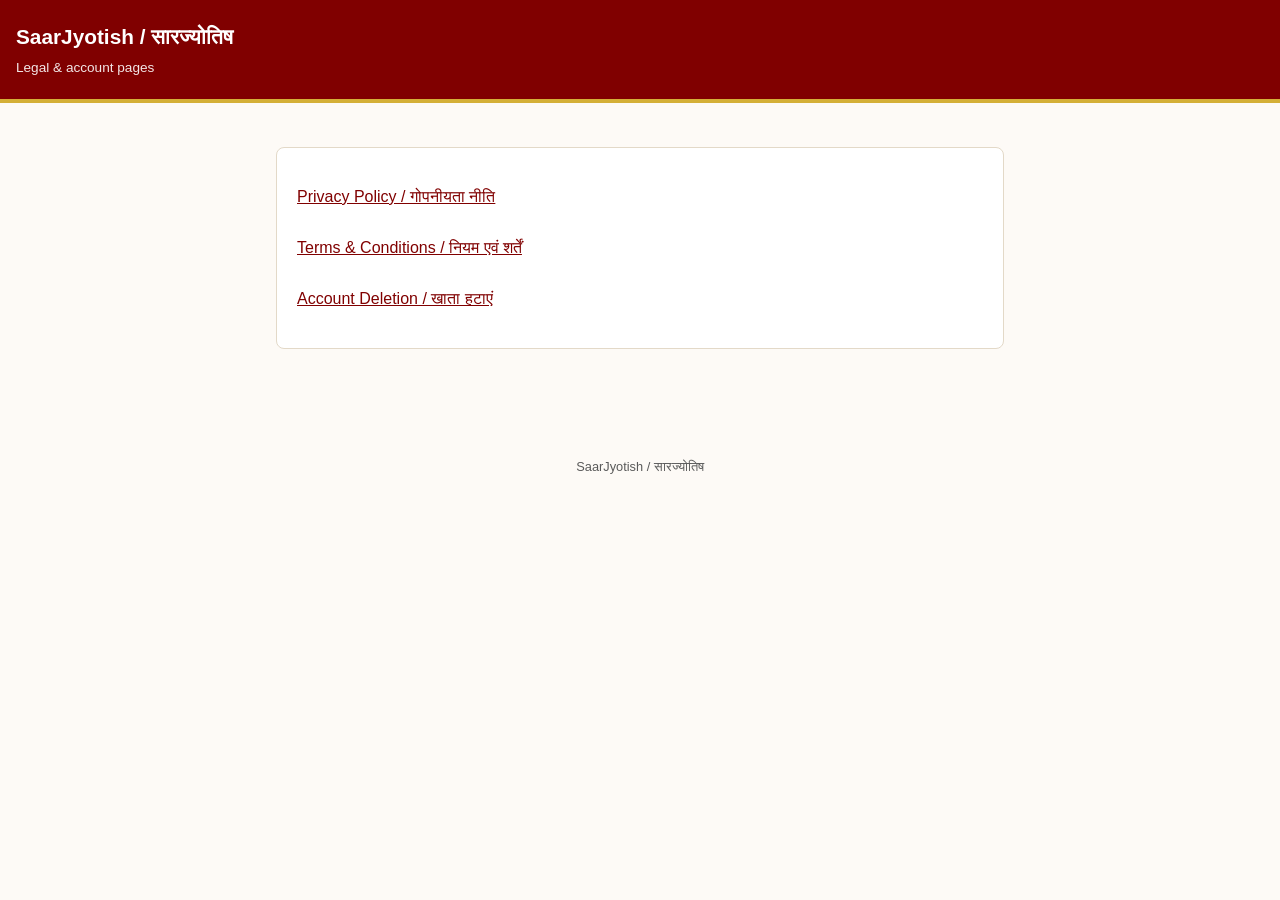
<file: index.html>
<!DOCTYPE html>
<html lang="hi">
<head>
<meta charset="UTF-8">
<meta name="viewport" content="width=device-width, initial-scale=1">
<title>SaarJyotish / सारज्योतिष — Legal &amp; Account</title>
<link rel="stylesheet" href="_shared.css">
</head>
<body>
<header class="page-header">
  <h1>SaarJyotish / सारज्योतिष</h1>
  <p>Legal &amp; account pages</p>
</header>
<main>
  <div class="card">
    <p>
      <a href="privacy-policy.html">Privacy Policy / गोपनीयता नीति</a><br><br>
      <a href="terms-and-conditions.html">Terms &amp; Conditions / नियम एवं शर्तें</a><br><br>
      <a href="account-deletion.html">Account Deletion / खाता हटाएं</a>
    </p>
  </div>
</main>
<footer>
  SaarJyotish / सारज्योतिष
</footer>
</body>
</html>
</file>
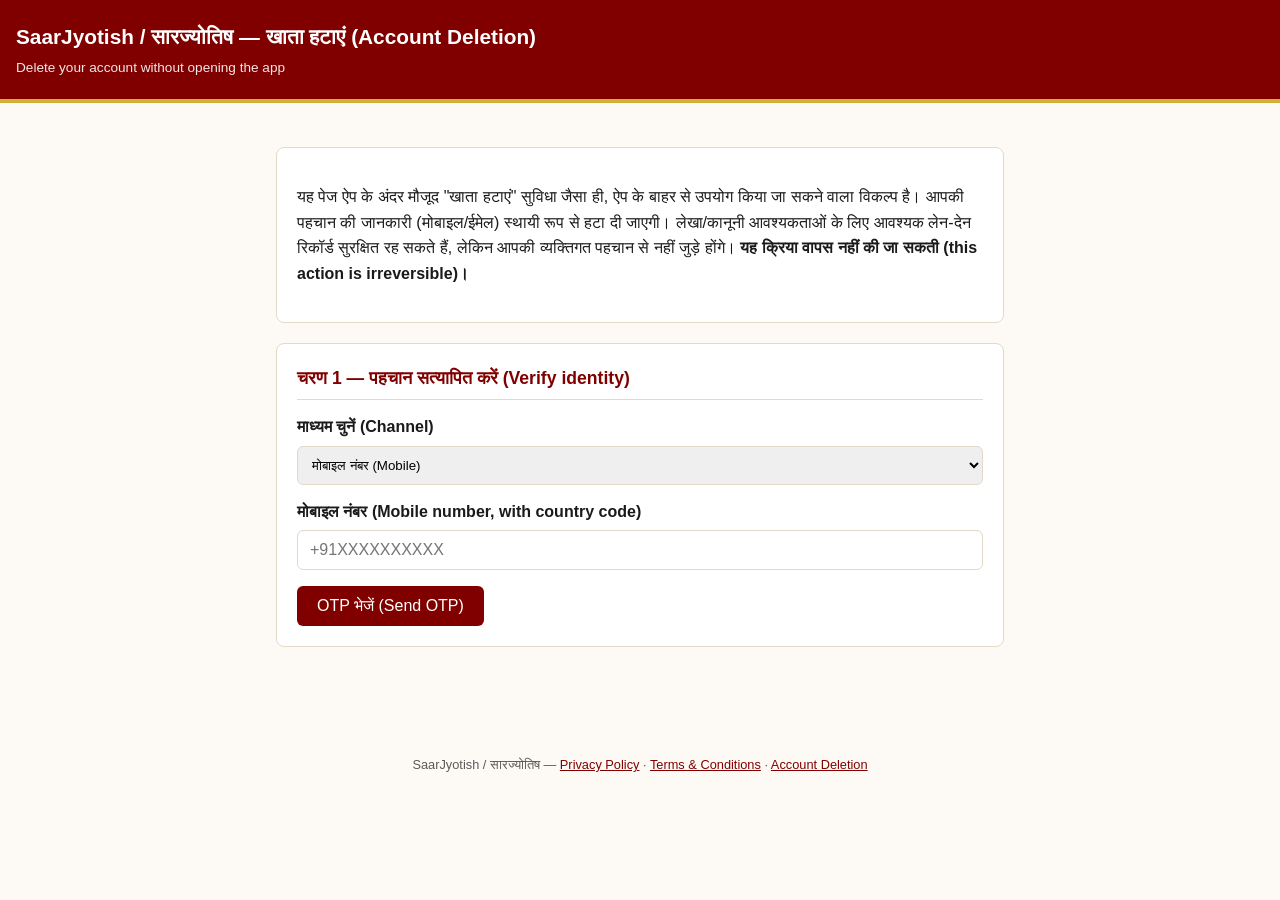
<file: account-deletion.html>
<!DOCTYPE html>
<html lang="hi">
<head>
<meta charset="UTF-8">
<meta name="viewport" content="width=device-width, initial-scale=1">
<title>Account Deletion — SaarJyotish / सारज्योतिष</title>
<!--
  Web-based account-deletion path (docs/release/OWNER_INPUT_REQUIRED.txt
  item 11 -- Google Play Data Safety requires a WEB-reachable deletion
  path in addition to the in-app one, which already exists and works,
  see docs/release/ACCOUNT_SECURITY_AUDIT.txt Section 5).

  Calls the SAME 3 server endpoints the in-app flow already uses
  (lib/features/account/login_screen.dart + account_screen.dart):
    POST /api/auth/otp/request  -- send an OTP to mobile or email
    POST /api/auth/otp/verify   -- verify it, get a session token
    DELETE /api/account         -- irreversibly anonymise the account
      (server/index.js, server/lib/db.js's deleteEndUserAccount --
      see that function's own doc-comment for exactly what is/isn't
      retained)

  No new backend code was needed for this -- the API already supports a
  non-Flutter caller (plain JSON over HTTPS, Bearer-token auth, the same
  contract every other client of this API already uses).

  DEPLOYMENT: see README.md in this same folder for hosting instructions
  and the exact placeholder this page's own <script> block still needs
  (nothing -- API_BASE_URL below is already the real, currently-live
  production backend; only the DOMAIN THIS PAGE ITSELF is hosted at is
  still open, which affects the server's CORS_ALLOWED_ORIGINS env var,
  not this file).
-->
<link rel="stylesheet" href="_shared.css">
</head>
<body>
<header class="page-header">
  <h1>SaarJyotish / सारज्योतिष — खाता हटाएं (Account Deletion)</h1>
  <p>Delete your account without opening the app</p>
</header>
<main>
  <div class="card">
    <p>यह पेज ऐप के अंदर मौजूद "खाता हटाएं" सुविधा जैसा ही, ऐप के बाहर से
    उपयोग किया जा सकने वाला विकल्प है। आपकी पहचान की जानकारी
    (मोबाइल/ईमेल) स्थायी रूप से हटा दी जाएगी। लेखा/कानूनी आवश्यकताओं के
    लिए आवश्यक लेन-देन रिकॉर्ड सुरक्षित रह सकते हैं, लेकिन आपकी व्यक्तिगत
    पहचान से नहीं जुड़े होंगे। <strong>यह क्रिया वापस नहीं की जा सकती
    (this action is irreversible)।</strong></p>
  </div>

  <!-- Step 1: request OTP -->
  <div class="card" id="step1">
    <h2 style="margin-top:0">चरण 1 — पहचान सत्यापित करें (Verify identity)</h2>
    <label for="channel">माध्यम चुनें (Channel)</label>
    <select id="channel" style="width:100%;padding:10px;border:1px solid var(--border);border-radius:6px;">
      <option value="mobile">मोबाइल नंबर (Mobile)</option>
      <option value="email">ईमेल (Email)</option>
    </select>
    <label for="destination" id="destinationLabel">मोबाइल नंबर (Mobile number, with country code)</label>
    <input type="text" id="destination" placeholder="+91XXXXXXXXXX">
    <button id="requestOtpBtn" onclick="requestOtp()">OTP भेजें (Send OTP)</button>
    <div id="step1msg"></div>
  </div>

  <!-- Step 2: verify OTP -->
  <div class="card" id="step2" hidden>
    <h2 style="margin-top:0">चरण 2 — OTP दर्ज करें (Enter OTP)</h2>
    <p id="otpSentTo" style="margin-top:0;color:var(--muted);font-size:0.9rem;"></p>
    <label for="otpCode">OTP</label>
    <input type="text" id="otpCode" placeholder="6-अंकीय कोड (6-digit code)">
    <button id="verifyOtpBtn" onclick="verifyOtp()">सत्यापित करें (Verify)</button>
    <button class="secondary" onclick="resetToStep1()">नंबर बदलें (Change)</button>
    <div id="step2msg"></div>
  </div>

  <!-- Step 3: confirm + delete -->
  <div class="card" id="step3" hidden>
    <h2 style="margin-top:0">चरण 3 — खाता हटाने की पुष्टि करें (Confirm deletion)</h2>
    <p id="accountInfo" style="color:var(--muted);font-size:0.9rem;"></p>
    <div class="checkbox-row">
      <input type="checkbox" id="confirmCheck">
      <label for="confirmCheck">मैं समझता/समझती हूँ कि यह क्रिया स्थायी और अपरिवर्तनीय है, और मैं अपना खाता हटाना चाहता/चाहती हूँ। (I understand this action is permanent and irreversible, and I want to delete my account.)</label>
    </div>
    <button class="danger" id="deleteBtn" onclick="deleteAccount()" disabled>खाता स्थायी रूप से हटाएं (Permanently Delete Account)</button>
    <div id="step3msg"></div>
  </div>

  <div class="card" id="doneCard" hidden>
    <p class="msg success">आपका खाता सफलतापूर्वक हटा दिया गया है। (Your account has been successfully deleted.)</p>
  </div>
</main>
<footer>
  SaarJyotish / सारज्योतिष —
  <a href="privacy-policy.html">Privacy Policy</a> ·
  <a href="terms-and-conditions.html">Terms &amp; Conditions</a> ·
  <a href="account-deletion.html">Account Deletion</a>
</footer>

<script>
  // Real, currently-live production backend (lib/core/backend/
  // api_config.dart's own _kProductionApiBaseUrl) -- NOT a placeholder,
  // this value is already known/deployed. Overridable via ?api=... for
  // local/staging testing without editing this file.
  const DEFAULT_API_BASE_URL = 'https://astrologyapp-server-production.up.railway.app';
  const params = new URLSearchParams(window.location.search);
  const API_BASE_URL = params.get('api') || DEFAULT_API_BASE_URL;

  let sessionToken = null;
  let selectedChannel = 'mobile';
  let selectedDestination = '';

  function showMsg(elId, text, kind) {
    const el = document.getElementById(elId);
    el.innerHTML = text ? `<div class="msg ${kind}">${text}</div>` : '';
  }

  function setBusy(btnId, busy, label) {
    const btn = document.getElementById(btnId);
    btn.disabled = busy;
    if (label) btn.textContent = busy ? '...' : label;
  }

  document.getElementById('channel').addEventListener('change', (e) => {
    const isMobile = e.target.value === 'mobile';
    document.getElementById('destinationLabel').textContent = isMobile
      ? 'मोबाइल नंबर (Mobile number, with country code)'
      : 'ईमेल (Email address)';
    document.getElementById('destination').placeholder = isMobile ? '+91XXXXXXXXXX' : 'name@example.com';
  });

  // Same friendly-error philosophy as the app's own friendly_error.dart:
  // show the server's own message verbatim when it gives one (it is
  // already written to be shown to users, never a raw stack trace);
  // fall back to a generic, honest message for network/parse failures.
  async function callApi(path, options) {
    let response;
    try {
      response = await fetch(API_BASE_URL + path, {
        ...options,
        headers: { 'Content-Type': 'application/json', ...(options && options.headers) },
      });
    } catch (err) {
      throw new Error('नेटवर्क समस्या -- कृपया अपना इंटरनेट कनेक्शन जांचें। (Network problem -- please check your connection.)');
    }
    let body = {};
    try { body = await response.json(); } catch (_) { /* empty/non-JSON body, e.g. some 204s */ }
    if (!response.ok) {
      throw new Error(body.error || `अनपेक्षित त्रुटि (Unexpected error, HTTP ${response.status})`);
    }
    return body;
  }

  async function requestOtp() {
    const channel = document.getElementById('channel').value;
    const destination = document.getElementById('destination').value.trim();
    showMsg('step1msg', '', '');
    if (!destination) {
      showMsg('step1msg', 'कृपया मान्य विवरण दर्ज करें (Please enter a valid value)', 'error');
      return;
    }
    setBusy('requestOtpBtn', true);
    try {
      const result = await callApi('/api/auth/otp/request', {
        method: 'POST',
        body: JSON.stringify({ channel, destination }),
      });
      selectedChannel = channel;
      selectedDestination = destination;
      document.getElementById('otpSentTo').textContent = `${destination} पर भेजा गया कोड दर्ज करें (Enter the code sent to ${destination})`;
      if (result.devCode) {
        // Only ever non-null in dev/test builds of the server -- see
        // server/lib/otpProvider.js's own header. Shown here the same
        // way the Flutter login screen shows it, never hidden-but-
        // present, so a dev tester on this page has the same visibility.
        document.getElementById('otpSentTo').textContent += ` [DEV MODE -- OTP: ${result.devCode}]`;
      }
      document.getElementById('step1').hidden = true;
      document.getElementById('step2').hidden = false;
    } catch (err) {
      showMsg('step1msg', err.message, 'error');
    } finally {
      setBusy('requestOtpBtn', false, 'OTP भेजें (Send OTP)');
    }
  }

  function resetToStep1() {
    document.getElementById('step1').hidden = false;
    document.getElementById('step2').hidden = true;
    document.getElementById('otpCode').value = '';
    showMsg('step2msg', '', '');
  }

  async function verifyOtp() {
    const code = document.getElementById('otpCode').value.trim();
    showMsg('step2msg', '', '');
    if (!code) {
      showMsg('step2msg', 'कृपया OTP दर्ज करें (Please enter the OTP)', 'error');
      return;
    }
    setBusy('verifyOtpBtn', true);
    try {
      const result = await callApi('/api/auth/otp/verify', {
        method: 'POST',
        body: JSON.stringify({ channel: selectedChannel, destination: selectedDestination, code }),
      });
      sessionToken = result.token;
      const me = await callApi('/api/account/me', { headers: { Authorization: `Bearer ${sessionToken}` } });
      const identity = me.user.mobileNumber || me.user.email || selectedDestination;
      document.getElementById('accountInfo').textContent = `खाता: ${identity} (Account: ${identity})`;
      document.getElementById('step2').hidden = true;
      document.getElementById('step3').hidden = false;
    } catch (err) {
      showMsg('step2msg', err.message, 'error');
    } finally {
      setBusy('verifyOtpBtn', false, 'सत्यापित करें (Verify)');
    }
  }

  document.getElementById('confirmCheck').addEventListener('change', (e) => {
    document.getElementById('deleteBtn').disabled = !e.target.checked;
  });

  async function deleteAccount() {
    showMsg('step3msg', '', '');
    setBusy('deleteBtn', true);
    try {
      await callApi('/api/account', {
        method: 'DELETE',
        headers: { Authorization: `Bearer ${sessionToken}` },
      });
      document.getElementById('step3').hidden = true;
      document.getElementById('doneCard').hidden = false;
    } catch (err) {
      showMsg('step3msg', err.message, 'error');
      setBusy('deleteBtn', false, 'खाता स्थायी रूप से हटाएं (Permanently Delete Account)');
    }
  }
</script>
</body>
</html>
</file>
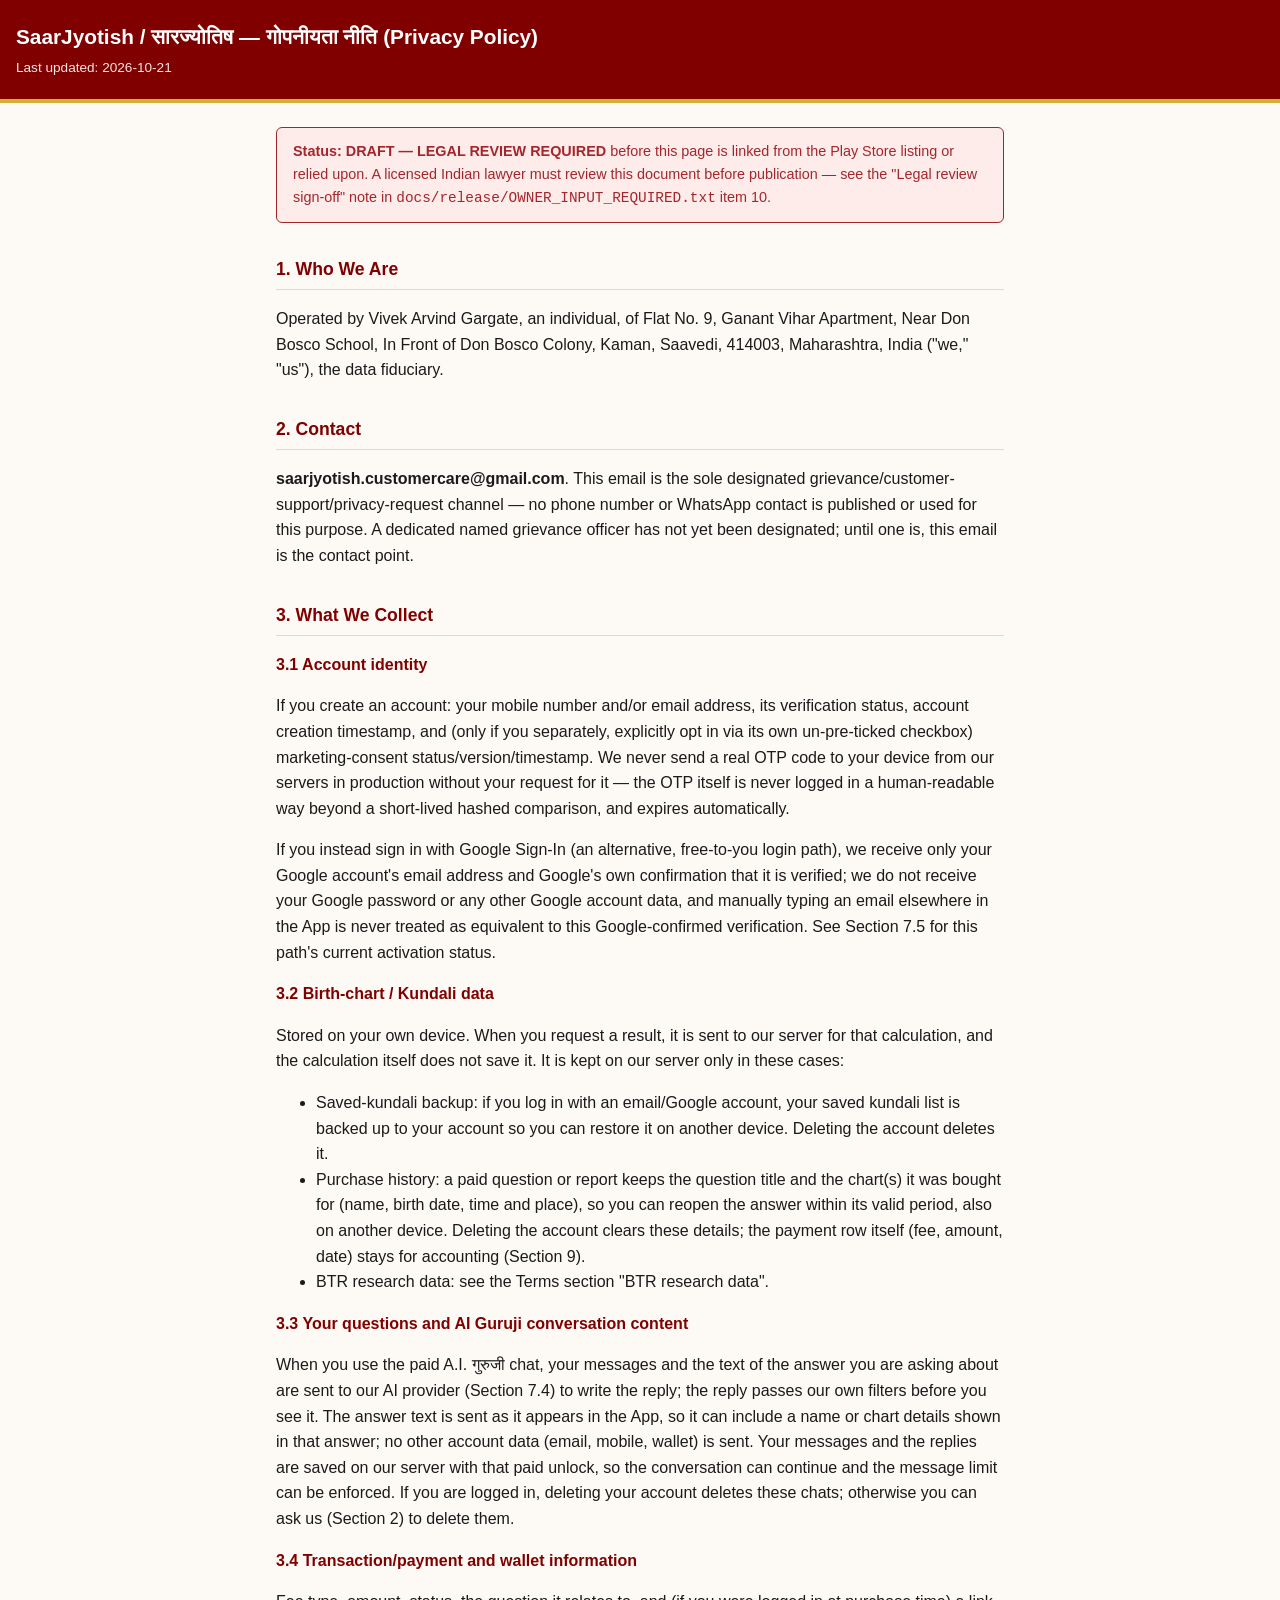
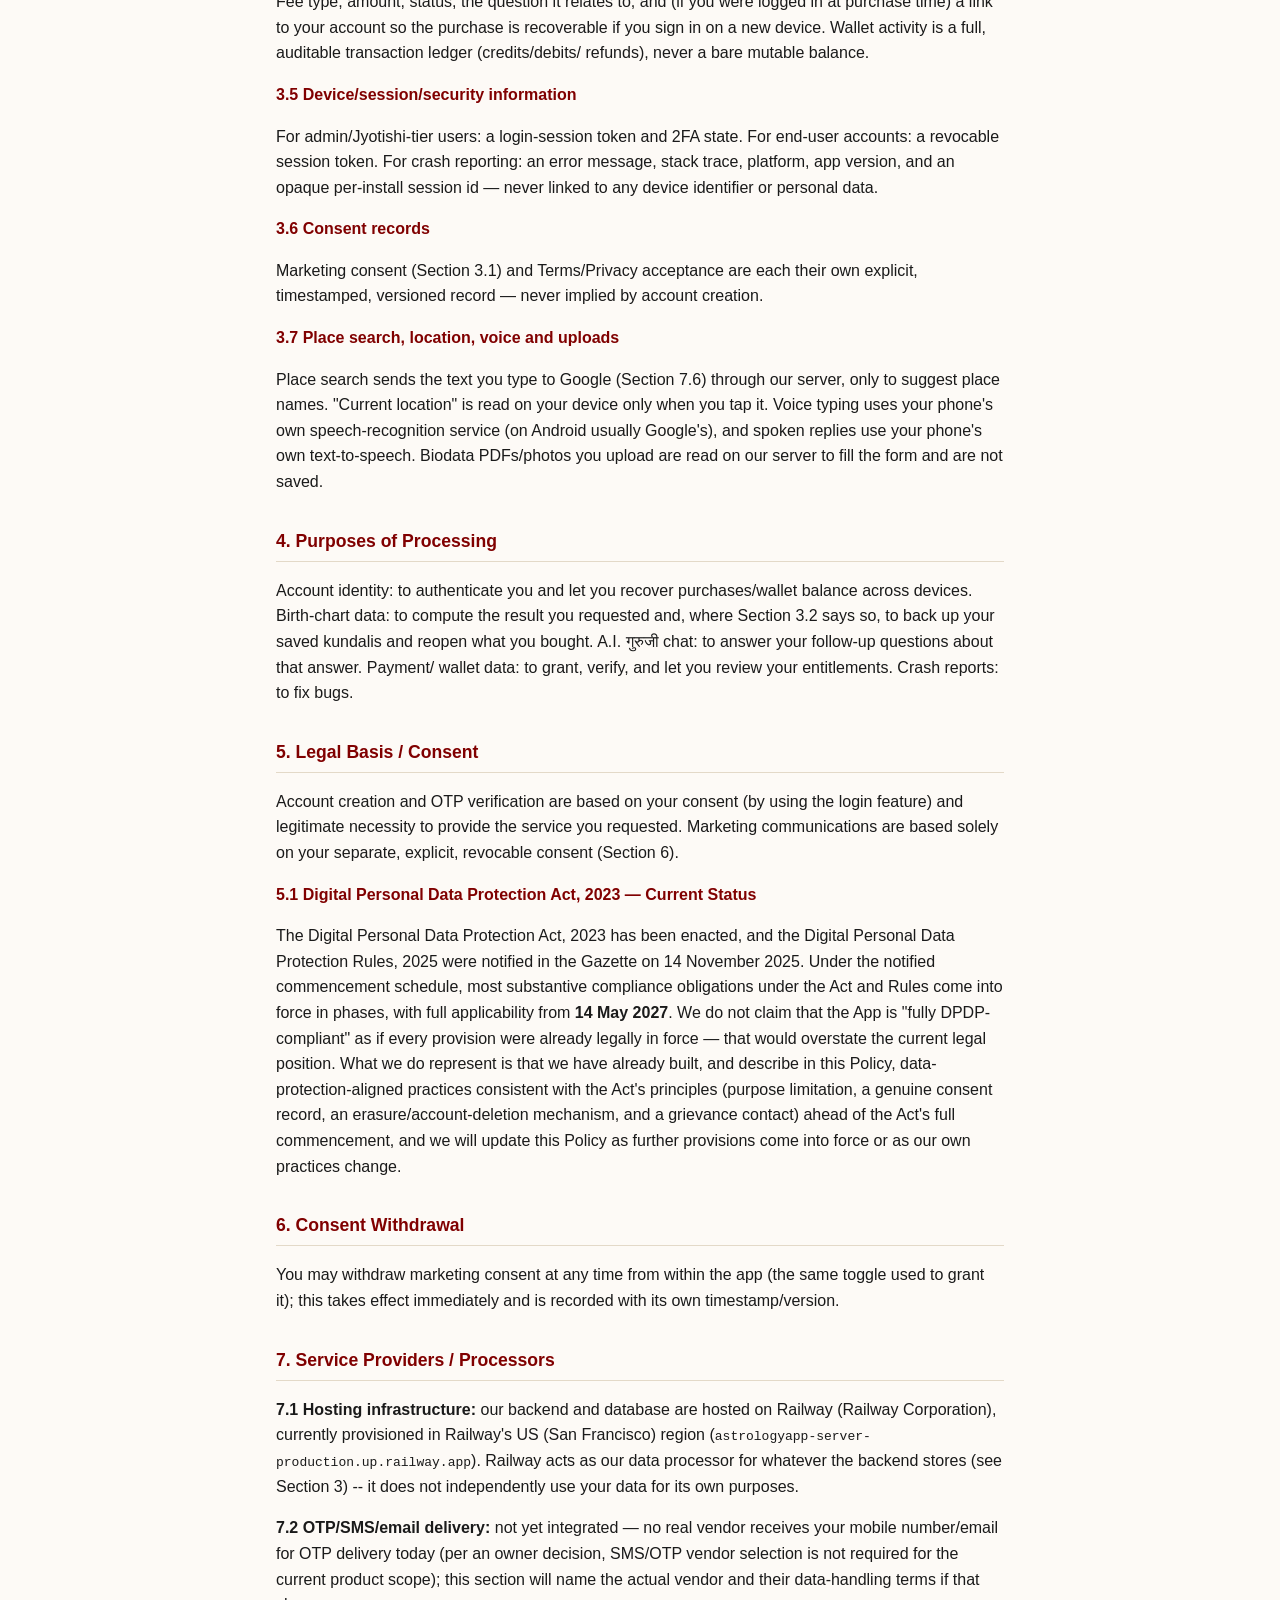
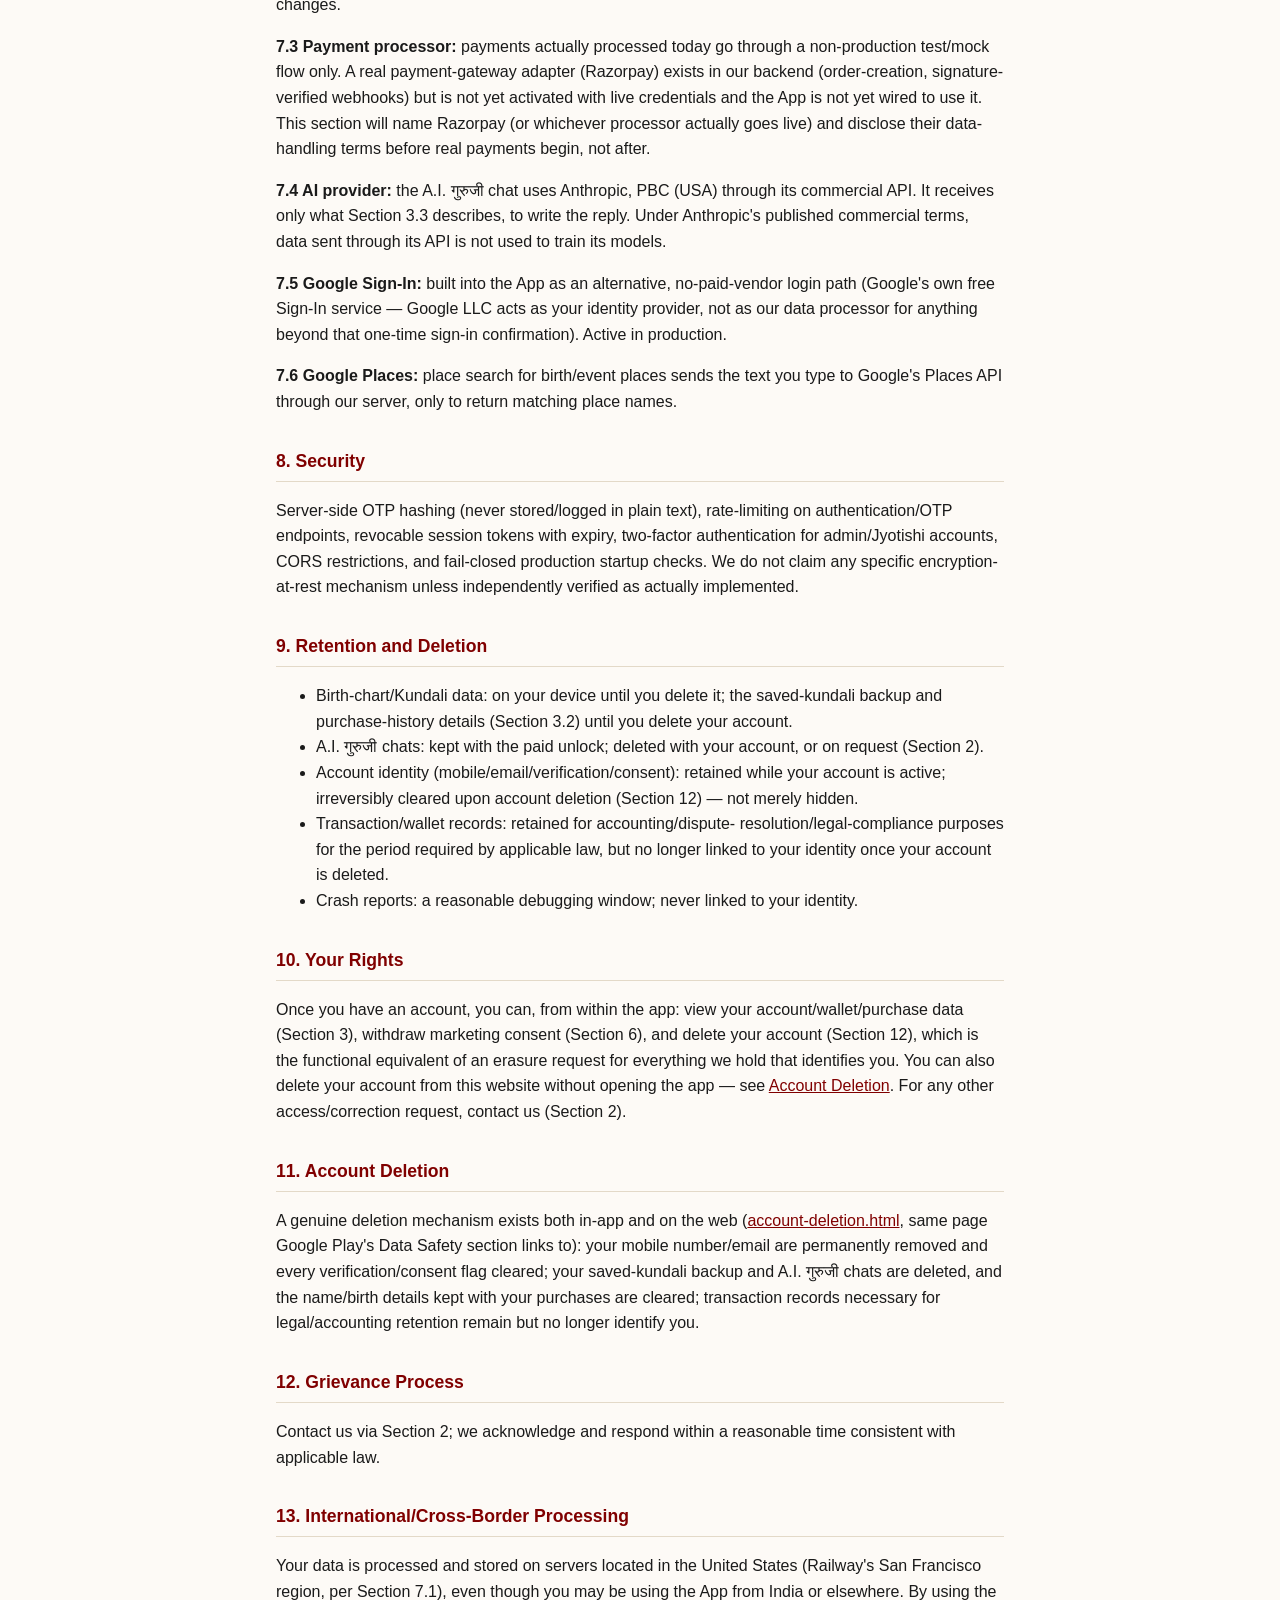
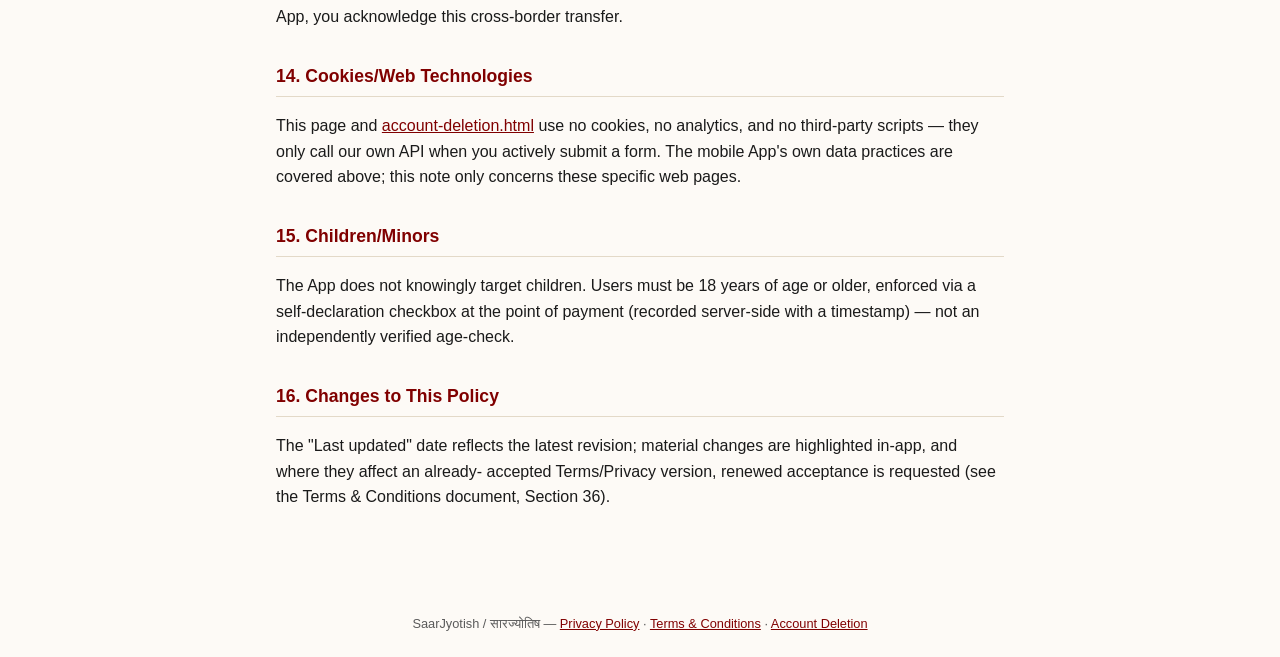
<file: privacy-policy.html>
<!DOCTYPE html>
<html lang="hi">
<head>
<meta charset="UTF-8">
<meta name="viewport" content="width=device-width, initial-scale=1">
<title>Privacy Policy — SaarJyotish / सारज्योतिष</title>
<!--
  Generated from docs/legal/PRIVACY_POLICY.md (kept as the single source
  of truth). If that file changes, re-apply the same edit here -- do not
  hand-drift the two apart. See docs/legal/web/README.md for deployment
  instructions and the full placeholder list.

  This is the publicly-hosted Privacy Policy URL Google Play's Data
  Safety section requires (docs/release/OWNER_INPUT_REQUIRED.txt item 4).
  The page itself is finished; only its HOSTING LOCATION (which domain
  it lives at) and the bracketed [PLACEHOLDER] values below are still
  open -- see the placeholder list in README.md.
-->
<link rel="stylesheet" href="_shared.css">
</head>
<body>
<header class="page-header">
  <h1>SaarJyotish / सारज्योतिष — गोपनीयता नीति (Privacy Policy)</h1>
  <p>Last updated: 2026-10-21</p>
</header>
<main>
  <div class="status-banner">
    <strong>Status: DRAFT — LEGAL REVIEW REQUIRED</strong> before this
    page is linked from the Play Store listing or relied upon. A
    licensed Indian lawyer must review this document before publication
    — see the "Legal review sign-off" note in
    <code>docs/release/OWNER_INPUT_REQUIRED.txt</code> item 10.
  </div>

  <h2>1. Who We Are</h2>
  <p>Operated by Vivek Arvind Gargate, an individual, of Flat No. 9,
  Ganant Vihar Apartment, Near Don Bosco School, In Front of Don Bosco
  Colony, Kaman, Saavedi, 414003, Maharashtra, India
  ("we," "us"), the data fiduciary.</p>

  <h2>2. Contact</h2>
  <p><strong>saarjyotish.customercare@gmail.com</strong>. This email is
  the sole designated grievance/customer-support/privacy-request
  channel — no phone number or WhatsApp contact is published or used
  for this purpose. A dedicated named grievance officer has not yet
  been designated; until one is, this email is the contact point.</p>

  <h2>3. What We Collect</h2>
  <h3>3.1 Account identity</h3>
  <p>If you create an account: your mobile number and/or email address,
  its verification status, account creation timestamp, and (only if you
  separately, explicitly opt in via its own un-pre-ticked checkbox)
  marketing-consent status/version/timestamp. We never send a real OTP
  code to your device from our servers in production without your
  request for it — the OTP itself is never logged in a human-readable
  way beyond a short-lived hashed comparison, and expires
  automatically.</p>

  <p>If you instead sign in with Google Sign-In (an alternative,
  free-to-you login path), we receive only your Google account's email
  address and Google's own confirmation that it is verified; we do not
  receive your Google password or any other Google account data, and
  manually typing an email elsewhere in the App is never treated as
  equivalent to this Google-confirmed verification. See Section 7.5 for
  this path's current activation status.</p>

  <h3>3.2 Birth-chart / Kundali data</h3>
  <p>Stored on your own device. When you request a result, it is sent to
  our server for that calculation, and the calculation itself does not
  save it. It is kept on our server only in these cases:</p>
  <ul>
    <li>Saved-kundali backup: if you log in with an email/Google account,
    your saved kundali list is backed up to your account so you can
    restore it on another device. Deleting the account deletes it.</li>
    <li>Purchase history: a paid question or report keeps the question
    title and the chart(s) it was bought for (name, birth date, time and
    place), so you can reopen the answer within its valid period, also on
    another device. Deleting the account clears these details; the
    payment row itself (fee, amount, date) stays for accounting
    (Section 9).</li>
    <li>BTR research data: see the Terms section "BTR research data".</li>
  </ul>

  <h3>3.3 Your questions and AI Guruji conversation content</h3>
  <p>When you use the paid A.I. गुरुजी chat, your messages and the text of
  the answer you are asking about are sent to our AI provider (Section
  7.4) to write the reply; the reply passes our own filters before you
  see it. The answer text is sent as it appears in the App, so it can
  include a name or chart details shown in that answer; no other account
  data (email, mobile, wallet) is sent. Your messages and the replies are
  saved on our server with that paid unlock, so the conversation can
  continue and the message limit can be enforced. If you are logged in,
  deleting your account deletes these chats; otherwise you can ask us
  (Section 2) to delete them.</p>

  <h3>3.4 Transaction/payment and wallet information</h3>
  <p>Fee type, amount, status, the question it relates to, and (if you
  were logged in at purchase time) a link to your account so the
  purchase is recoverable if you sign in on a new device. Wallet
  activity is a full, auditable transaction ledger (credits/debits/
  refunds), never a bare mutable balance.</p>

  <h3>3.5 Device/session/security information</h3>
  <p>For admin/Jyotishi-tier users: a login-session token and 2FA state.
  For end-user accounts: a revocable session token. For crash reporting:
  an error message, stack trace, platform, app version, and an opaque
  per-install session id — never linked to any device identifier or
  personal data.</p>

  <h3>3.6 Consent records</h3>
  <p>Marketing consent (Section 3.1) and Terms/Privacy acceptance are
  each their own explicit, timestamped, versioned record — never implied
  by account creation.</p>

  <h3>3.7 Place search, location, voice and uploads</h3>
  <p>Place search sends the text you type to Google (Section 7.6) through
  our server, only to suggest place names. "Current location" is read on
  your device only when you tap it. Voice typing uses your phone's own
  speech-recognition service (on Android usually Google's), and spoken
  replies use your phone's own text-to-speech. Biodata PDFs/photos you
  upload are read on our server to fill the form and are not saved.</p>

  <h2>4. Purposes of Processing</h2>
  <p>Account identity: to authenticate you and let you recover
  purchases/wallet balance across devices. Birth-chart data: to compute
  the result you requested and, where Section 3.2 says so, to back up
  your saved kundalis and reopen what you bought. A.I. गुरुजी chat: to
  answer your follow-up questions about that answer. Payment/
  wallet data: to grant, verify, and let you review your entitlements.
  Crash reports: to fix bugs.</p>

  <h2>5. Legal Basis / Consent</h2>
  <p>Account creation and OTP verification are based on your consent (by
  using the login feature) and legitimate necessity to provide the
  service you requested. Marketing communications are based solely on
  your separate, explicit, revocable consent (Section 6).</p>

  <h3>5.1 Digital Personal Data Protection Act, 2023 — Current Status</h3>
  <p>The Digital Personal Data Protection Act, 2023 has been enacted,
  and the Digital Personal Data Protection Rules, 2025 were notified in
  the Gazette on 14 November 2025. Under the notified commencement
  schedule, most substantive compliance obligations under the Act and
  Rules come into force in phases, with full applicability from
  <strong>14 May 2027</strong>. We do not claim that the App is "fully
  DPDP-compliant" as if every provision were already legally in force —
  that would overstate the current legal position. What we do represent
  is that we have already built, and describe in this Policy,
  data-protection-aligned practices consistent with the Act's
  principles (purpose limitation, a genuine consent record, an
  erasure/account-deletion mechanism, and a grievance contact) ahead of
  the Act's full commencement, and we will update this Policy as
  further provisions come into force or as our own practices change.</p>

  <h2>6. Consent Withdrawal</h2>
  <p>You may withdraw marketing consent at any time from within the app
  (the same toggle used to grant it); this takes effect immediately and
  is recorded with its own timestamp/version.</p>

  <h2>7. Service Providers / Processors</h2>
  <p><strong>7.1 Hosting infrastructure:</strong> our backend and
  database are hosted on Railway (Railway Corporation), currently
  provisioned in Railway's US (San Francisco) region
  (<code>astrologyapp-server-production.up.railway.app</code>). Railway
  acts as our data processor for whatever the backend stores (see
  Section 3) -- it does not independently use your data for its own
  purposes.</p>
  <p><strong>7.2 OTP/SMS/email delivery:</strong> not yet integrated — no
  real vendor receives your mobile number/email for OTP delivery today
  (per an owner decision, SMS/OTP vendor selection is not required for
  the current product scope); this section will name the actual vendor
  and their data-handling terms if that changes.</p>
  <p><strong>7.3 Payment processor:</strong> payments actually processed
  today go through a non-production test/mock flow only. A real
  payment-gateway adapter (Razorpay) exists in our backend
  (order-creation, signature-verified webhooks) but is not yet
  activated with live credentials and the App is not yet wired to use
  it. This section will name Razorpay (or whichever processor actually
  goes live) and disclose their data-handling terms before real
  payments begin, not after.</p>
  <p><strong>7.4 AI provider:</strong> the A.I. गुरुजी chat uses
  Anthropic, PBC (USA) through its commercial API. It receives only what
  Section 3.3 describes, to write the reply. Under Anthropic's published
  commercial terms, data sent through its API is not used to train its
  models.</p>
  <p><strong>7.5 Google Sign-In:</strong> built into the App as an
  alternative, no-paid-vendor login path (Google's own free Sign-In
  service — Google LLC acts as your identity provider, not as our data
  processor for anything beyond that one-time sign-in confirmation).
  Active in production.</p>
  <p><strong>7.6 Google Places:</strong> place search for birth/event
  places sends the text you type to Google's Places API through our
  server, only to return matching place names.</p>

  <h2>8. Security</h2>
  <p>Server-side OTP hashing (never stored/logged in plain text),
  rate-limiting on authentication/OTP endpoints, revocable session
  tokens with expiry, two-factor authentication for admin/Jyotishi
  accounts, CORS restrictions, and fail-closed production startup
  checks. We do not claim any specific encryption-at-rest mechanism
  unless independently verified as actually implemented.</p>

  <h2>9. Retention and Deletion</h2>
  <ul>
    <li>Birth-chart/Kundali data: on your device until you delete it; the
    saved-kundali backup and purchase-history details (Section 3.2) until
    you delete your account.</li>
    <li>A.I. गुरुजी chats: kept with the paid unlock; deleted with your
    account, or on request (Section 2).</li>
    <li>Account identity (mobile/email/verification/consent): retained
    while your account is active; irreversibly cleared upon account
    deletion (Section 12) — not merely hidden.</li>
    <li>Transaction/wallet records: retained for accounting/dispute-
    resolution/legal-compliance purposes for the period required by
    applicable law, but no longer linked to your identity once your
    account is deleted.</li>
    <li>Crash reports: a reasonable debugging window; never linked to
    your identity.</li>
  </ul>

  <h2>10. Your Rights</h2>
  <p>Once you have an account, you can, from within the app: view your
  account/wallet/purchase data (Section 3), withdraw marketing consent
  (Section 6), and delete your account (Section 12), which is the
  functional equivalent of an erasure request for everything we hold
  that identifies you. You can also delete your account from this
  website without opening the app — see
  <a href="account-deletion.html">Account Deletion</a>. For any other
  access/correction request, contact us (Section 2).</p>

  <h2>11. Account Deletion</h2>
  <p>A genuine deletion mechanism exists both in-app and on the web
  (<a href="account-deletion.html">account-deletion.html</a>, same page
  Google Play's Data Safety section links to): your mobile number/email
  are permanently removed and every verification/consent flag cleared;
  your saved-kundali backup and A.I. गुरुजी chats are deleted, and the
  name/birth details kept with your purchases are cleared; transaction
  records necessary for legal/accounting retention remain but no longer
  identify you.</p>

  <h2>12. Grievance Process</h2>
  <p>Contact us via Section 2; we acknowledge and respond within a
  reasonable time consistent with applicable law.</p>

  <h2>13. International/Cross-Border Processing</h2>
  <p>Your data is processed and stored on servers located in the United
  States (Railway's San Francisco region, per Section 7.1), even though
  you may be using the App from India or elsewhere. By using the App,
  you acknowledge this cross-border transfer.</p>

  <h2>14. Cookies/Web Technologies</h2>
  <p>This page and <a href="account-deletion.html">account-deletion.html</a>
  use no cookies, no analytics, and no third-party scripts — they only
  call our own API when you actively submit a form. The mobile App's own
  data practices are covered above; this note only concerns these
  specific web pages.</p>

  <h2>15. Children/Minors</h2>
  <p>The App does not knowingly target children. Users must be 18 years
  of age or older, enforced via a self-declaration checkbox at the point
  of payment (recorded server-side with a timestamp) — not an
  independently verified age-check.</p>

  <h2>16. Changes to This Policy</h2>
  <p>The "Last updated" date reflects the latest revision; material
  changes are highlighted in-app, and where they affect an already-
  accepted Terms/Privacy version, renewed acceptance is requested (see
  the Terms &amp; Conditions document, Section 36).</p>
</main>
<footer>
  SaarJyotish / सारज्योतिष —
  <a href="privacy-policy.html">Privacy Policy</a> ·
  <a href="terms-and-conditions.html">Terms &amp; Conditions</a> ·
  <a href="account-deletion.html">Account Deletion</a>
</footer>
</body>
</html>
</file>
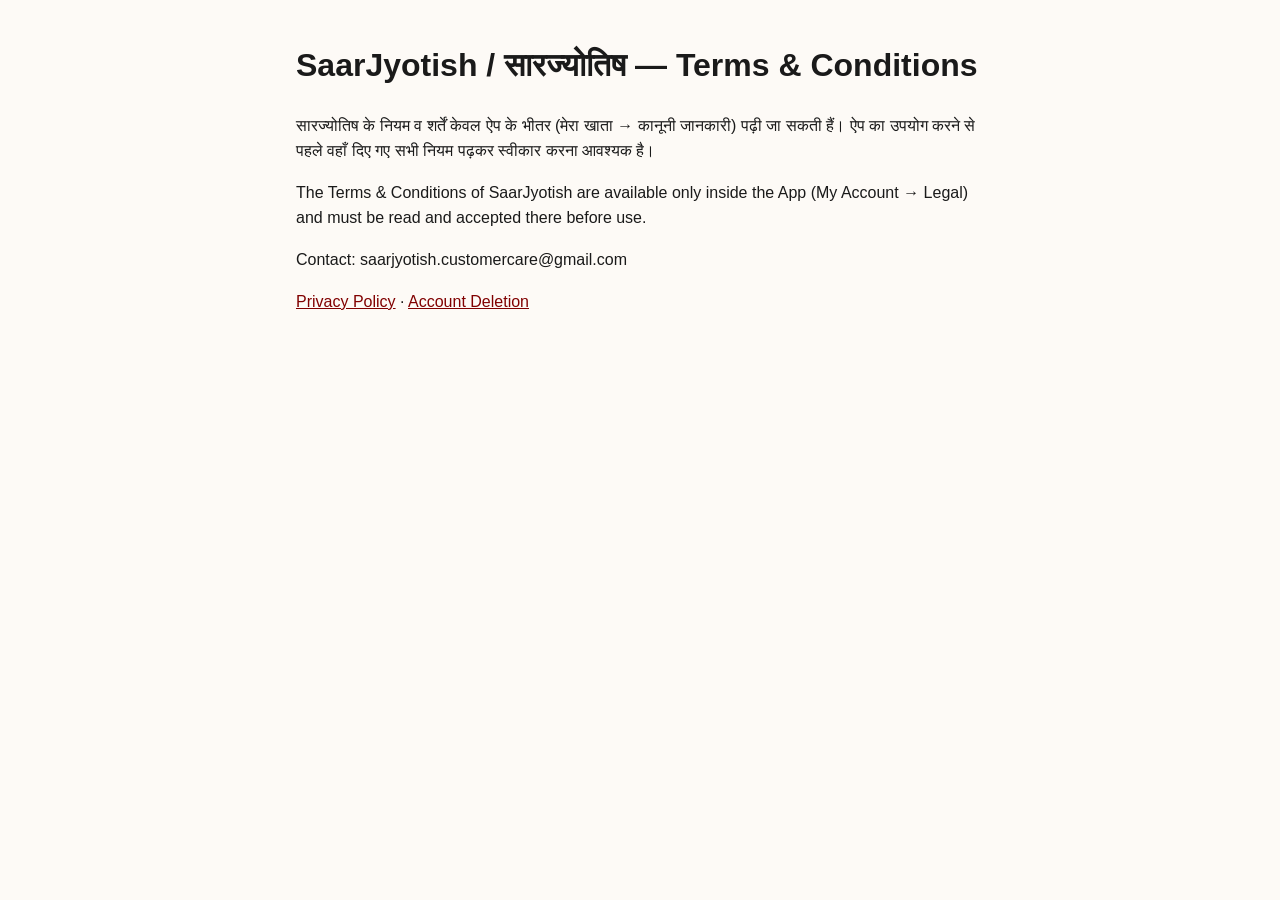
<file: terms-and-conditions.html>
<!DOCTYPE html>
<html lang="hi">
<head>
<meta charset="UTF-8">
<meta name="viewport" content="width=device-width, initial-scale=1">
<title>Terms &amp; Conditions — SaarJyotish / सारज्योतिष</title>
<!--
  Generated from docs/legal/TERMS_AND_CONDITIONS.md (kept as the single
  source of truth). If that file changes, re-apply the same edit here --
  do not hand-drift the two apart. See docs/legal/web/README.md.
-->
<link rel="stylesheet" href="_shared.css">
</head>
<body>
<main style="max-width:720px;margin:40px auto;padding:0 16px;font-family:sans-serif;line-height:1.6">
<h1>SaarJyotish / सारज्योतिष — Terms &amp; Conditions</h1>
<p>सारज्योतिष के नियम व शर्तें केवल ऐप के भीतर (मेरा खाता → कानूनी जानकारी) पढ़ी जा सकती हैं। ऐप का उपयोग करने से पहले वहाँ दिए गए सभी नियम पढ़कर स्वीकार करना आवश्यक है।</p>
<p>The Terms &amp; Conditions of SaarJyotish are available only inside the App (My Account → Legal) and must be read and accepted there before use.</p>
<p>Contact: saarjyotish.customercare@gmail.com</p>
<p><a href="privacy-policy.html">Privacy Policy</a> · <a href="account-deletion.html">Account Deletion</a></p>
</main>
</body>
</html>
</file>
<file: _shared.css>
/* Shared stylesheet for the SaarJyotish / सारज्योतिष public legal/account
   web pages (privacy-policy.html, terms-and-conditions.html,
   account-deletion.html). Plain CSS, no build step, no external fonts/
   CDN dependency -- these pages must work when copy-pasted onto ANY
   static host with zero configuration (GitHub Pages, Firebase Hosting,
   Netlify, a plain Apache/nginx folder, etc.), per
   docs/legal/web/README.md's own deployment note. Kept deliberately
   plain/utilitarian (this is a compliance document, not a marketing
   page) -- reuses the app's own gold/maroon brand pair
   (lib/shared/theme.dart's kBrandGold/kBrandMaroon) only as thin
   accents, not as heavy styling. */

:root {
  --maroon: #800000;
  --gold: #d4af37;
  --ink: #1a1a1a;
  --muted: #5a5a5a;
  --bg: #fdfaf6;
  --card-bg: #ffffff;
  --border: #e3d9c8;
  --placeholder-bg: #fff6d8;
  --placeholder-border: #b8860b;
  --danger: #a4262c;
}

* { box-sizing: border-box; }

body {
  margin: 0;
  font-family: -apple-system, "Segoe UI", "Noto Sans Devanagari", Roboto, Helvetica, Arial, sans-serif;
  color: var(--ink);
  background: var(--bg);
  line-height: 1.6;
}

header.page-header {
  background: var(--maroon);
  color: #fff;
  padding: 20px 16px;
  border-bottom: 4px solid var(--gold);
}

header.page-header h1 {
  margin: 0;
  font-size: 1.3rem;
}

header.page-header p {
  margin: 4px 0 0;
  font-size: 0.85rem;
  opacity: 0.9;
}

main {
  max-width: 760px;
  margin: 0 auto;
  padding: 24px 16px 64px;
}

.status-banner {
  background: #fdecea;
  border: 1px solid var(--danger);
  color: var(--danger);
  padding: 12px 16px;
  border-radius: 6px;
  font-size: 0.9rem;
  margin-bottom: 24px;
}

h2 {
  color: var(--maroon);
  font-size: 1.1rem;
  border-bottom: 1px solid var(--border);
  padding-bottom: 6px;
  margin-top: 32px;
}

h3 {
  color: var(--maroon);
  font-size: 1rem;
}

/* The visually-unmistakable "blank rectangle" placeholder for any
   real-world owner value not yet known -- deliberately NOT just
   bracketed inline text buried in a paragraph, so it reads as an empty
   form field waiting to be filled, not as finished prose. */
.placeholder {
  display: inline-block;
  background: var(--placeholder-bg);
  border: 2px dashed var(--placeholder-border);
  border-radius: 4px;
  padding: 2px 10px;
  font-weight: 600;
  color: #7a5c00;
  font-size: 0.92em;
}

.card {
  background: var(--card-bg);
  border: 1px solid var(--border);
  border-radius: 8px;
  padding: 20px;
  margin: 20px 0;
}

label {
  display: block;
  font-weight: 600;
  margin-bottom: 6px;
  margin-top: 14px;
}

input[type="text"], input[type="tel"], input[type="email"] {
  width: 100%;
  padding: 10px 12px;
  font-size: 1rem;
  border: 1px solid var(--border);
  border-radius: 6px;
  background: #fff;
}

button {
  background: var(--maroon);
  color: #fff;
  border: none;
  padding: 11px 20px;
  font-size: 1rem;
  border-radius: 6px;
  cursor: pointer;
  margin-top: 16px;
}

button:disabled { opacity: 0.55; cursor: not-allowed; }
button.danger { background: var(--danger); }
button.secondary { background: transparent; color: var(--maroon); border: 1px solid var(--maroon); }

.msg { padding: 10px 14px; border-radius: 6px; margin-top: 14px; font-size: 0.92rem; }
.msg.error { background: #fdecea; color: var(--danger); border: 1px solid var(--danger); }
.msg.success { background: #eaf7ea; color: #1e6b1e; border: 1px solid #1e6b1e; }
.msg.info { background: #eef3fb; color: #1b4b8f; border: 1px solid #1b4b8f; }

footer {
  text-align: center;
  color: var(--muted);
  font-size: 0.8rem;
  padding: 24px 16px;
}

.checkbox-row { display: flex; align-items: flex-start; gap: 8px; margin-top: 16px; }
.checkbox-row input { margin-top: 4px; }
.checkbox-row label { font-weight: normal; margin: 0; }

a { color: var(--maroon); }
</file>
